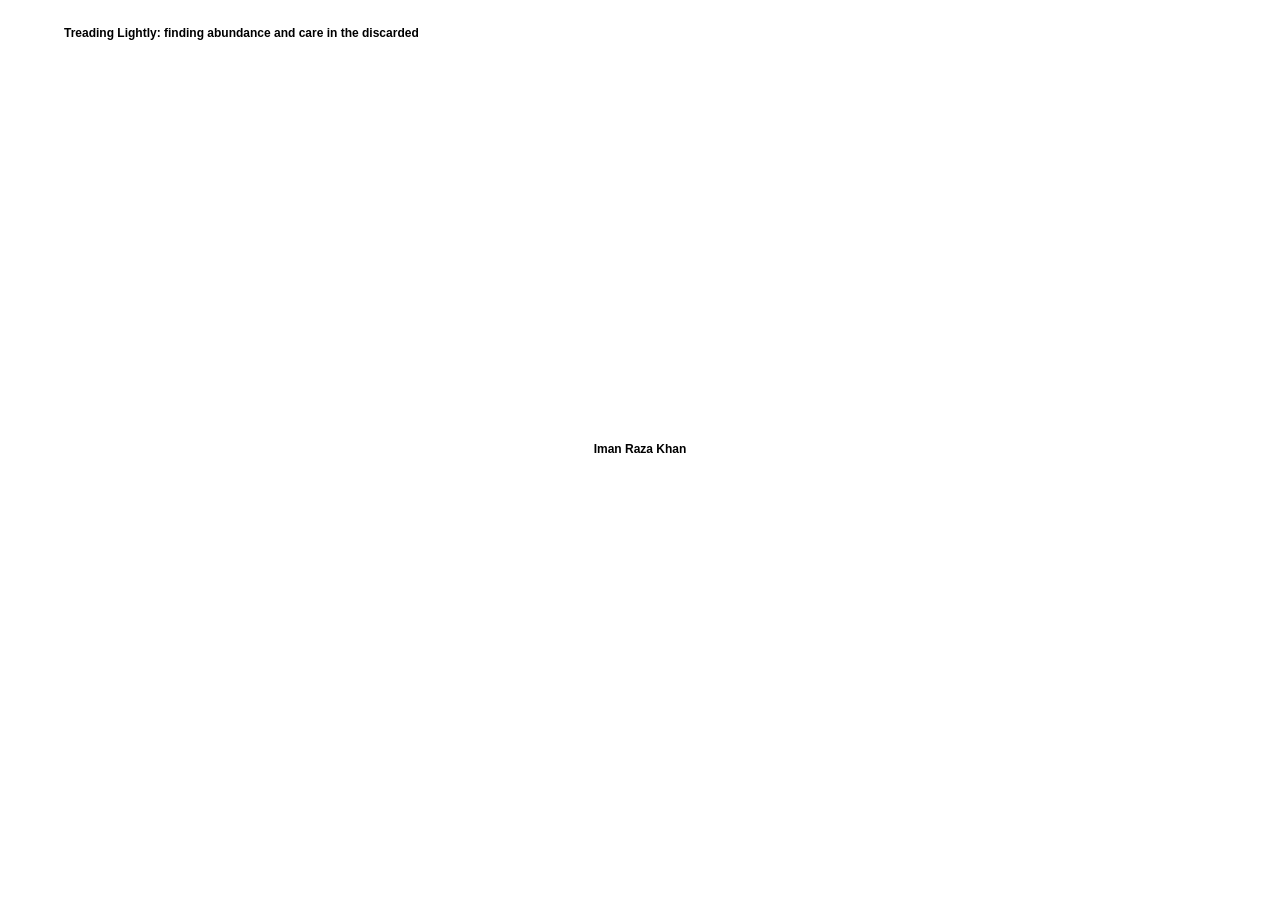
<file: index.html>
<!DOCTYPE html>
<html lang="en">
<head>
<meta charset="UTF-8">
<meta name="viewport" content="width=device-width, initial-scale=1.0">
<title>Treading Lightly: finding abundance and care in the discarded</title>
<link rel="stylesheet" href="styles.css">
</head>
<body class="page-title" id="page-title">

  <header class="site-header">
    <a href="index.html" class="site-title">Treading Lightly: finding abundance and care in the discarded</a>
  </header>

  <div class="title-wrap" tabindex="0">
    <span class="title-text">Iman Raza Khan</span>
    <div class="tooltip">Iman is a doctoral researcher at Monash School of Art, Design and Architecture (MADA), an educator in Tāmaki Makaurau, and architectural designer.</div>
  </div>

<script>
  function goNext(){
    window.location.href = 'map.html';
  }
  document.getElementById('page-title').addEventListener('click', goNext);
  document.getElementById('page-title').addEventListener('keydown', function(e){
    if (e.key === 'Enter' || e.key === ' ') { e.preventDefault(); goNext(); }
  });
  document.querySelector('.site-header').addEventListener('click', function(e){
    e.stopPropagation();
  });
</script>
</body>
</html>
</file>
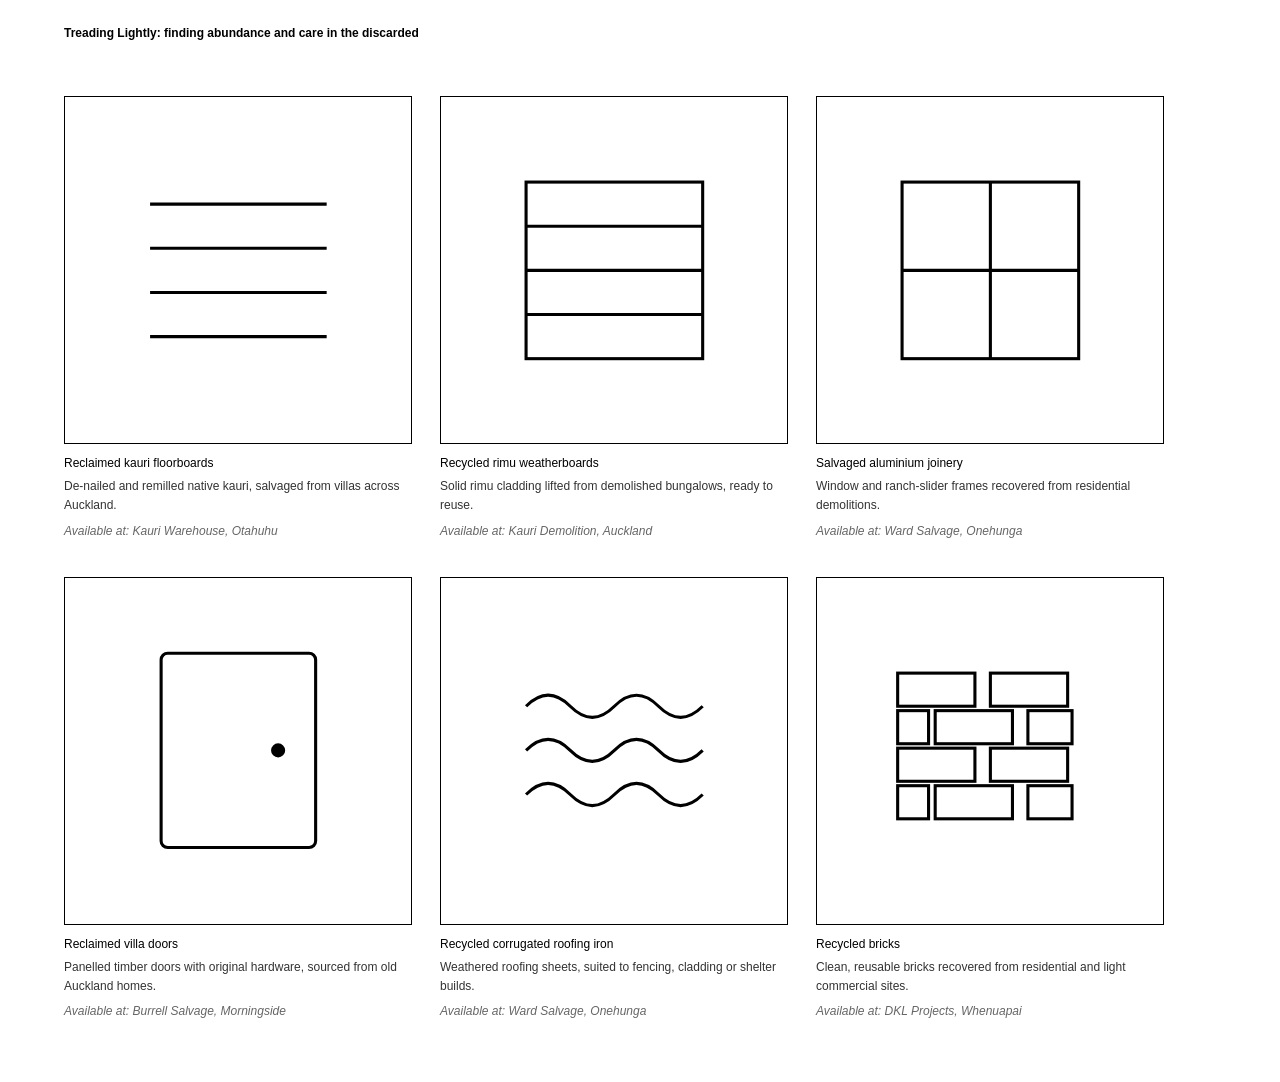
<file: marketplace.html>
<!DOCTYPE html>
<html lang="en">
<head>
<meta charset="UTF-8">
<meta name="viewport" content="width=device-width, initial-scale=1.0">
<title>marketplace — Treading Lightly</title>
<link rel="stylesheet" href="styles.css">
</head>
<body class="page-market" id="page-market">

  <header class="site-header">
    <a href="index.html" class="site-title">Treading Lightly: finding abundance and care in the discarded</a>
  </header>

  <div class="market-grid">

    <div class="market-item">
      <div class="market-image">
        <svg viewBox="0 0 100 100"><line x1="10" y1="20" x2="90" y2="20"/><line x1="10" y1="40" x2="90" y2="40"/><line x1="10" y1="60" x2="90" y2="60"/><line x1="10" y1="80" x2="90" y2="80"/></svg>
      </div>
      <div class="market-caption">
        <span class="name">Reclaimed kauri floorboards</span>
        <span class="blurb">De-nailed and remilled native kauri, salvaged from villas across Auckland.</span>
        <span class="available">Available at: Kauri Warehouse, Otahuhu</span>
      </div>
    </div>

    <div class="market-item">
      <div class="market-image">
        <svg viewBox="0 0 100 100"><rect x="10" y="10" width="80" height="80"/><line x1="10" y1="30" x2="90" y2="30"/><line x1="10" y1="50" x2="90" y2="50"/><line x1="10" y1="70" x2="90" y2="70"/></svg>
      </div>
      <div class="market-caption">
        <span class="name">Recycled rimu weatherboards</span>
        <span class="blurb">Solid rimu cladding lifted from demolished bungalows, ready to reuse.</span>
        <span class="available">Available at: Kauri Demolition, Auckland</span>
      </div>
    </div>

    <div class="market-item">
      <div class="market-image">
        <svg viewBox="0 0 100 100"><rect x="10" y="10" width="80" height="80"/><line x1="50" y1="10" x2="50" y2="90"/><line x1="10" y1="50" x2="90" y2="50"/></svg>
      </div>
      <div class="market-caption">
        <span class="name">Salvaged aluminium joinery</span>
        <span class="blurb">Window and ranch-slider frames recovered from residential demolitions.</span>
        <span class="available">Available at: Ward Salvage, Onehunga</span>
      </div>
    </div>

    <div class="market-item">
      <div class="market-image">
        <svg viewBox="0 0 100 100"><rect x="15" y="6" width="70" height="88" rx="3"/><circle cx="68" cy="50" r="2.5" fill="#000"/></svg>
      </div>
      <div class="market-caption">
        <span class="name">Reclaimed villa doors</span>
        <span class="blurb">Panelled timber doors with original hardware, sourced from old Auckland homes.</span>
        <span class="available">Available at: Burrell Salvage, Morningside</span>
      </div>
    </div>

    <div class="market-item">
      <div class="market-image">
        <svg viewBox="0 0 100 100"><path d="M10 30 Q20 20 30 30 Q40 40 50 30 Q60 20 70 30 Q80 40 90 30" /><path d="M10 50 Q20 40 30 50 Q40 60 50 50 Q60 40 70 50 Q80 60 90 50" /><path d="M10 70 Q20 60 30 70 Q40 80 50 70 Q60 60 70 70 Q80 80 90 70" /></svg>
      </div>
      <div class="market-caption">
        <span class="name">Recycled corrugated roofing iron</span>
        <span class="blurb">Weathered roofing sheets, suited to fencing, cladding or shelter builds.</span>
        <span class="available">Available at: Ward Salvage, Onehunga</span>
      </div>
    </div>

    <div class="market-item">
      <div class="market-image">
        <svg viewBox="0 0 100 100">
          <rect x="8" y="15" width="35" height="15"/><rect x="50" y="15" width="35" height="15"/>
          <rect x="25" y="32" width="35" height="15"/><rect x="67" y="32" width="20" height="15"/><rect x="8" y="32" width="14" height="15"/>
          <rect x="8" y="49" width="35" height="15"/><rect x="50" y="49" width="35" height="15"/>
          <rect x="25" y="66" width="35" height="15"/><rect x="67" y="66" width="20" height="15"/><rect x="8" y="66" width="14" height="15"/>
        </svg>
      </div>
      <div class="market-caption">
        <span class="name">Recycled bricks</span>
        <span class="blurb">Clean, reusable bricks recovered from residential and light commercial sites.</span>
        <span class="available">Available at: DKL Projects, Whenuapai</span>
      </div>
    </div>

  </div>

</body>
</html>
</file>
<file: styles.css>
/* ============ shared base ============ */

* { box-sizing: border-box; }

html, body{
  margin:0;
  padding:0;
  width:100%;
  min-height:100vh;
  background:#fff;
  color:#000;
  font-family: Arial, Helvetica, sans-serif;
  font-size:12px;
  line-height:1.6;
}

a{ color:#000; text-decoration:none; }

/* ============ shared site header (all pages) ============ */

.site-header{
  position:fixed;
  top:24px;
  left:5vw;
  z-index:20;
}

.site-title{
  font-size:12px;
  font-weight:bold;
  color:#000;
  text-decoration:none;
  cursor:pointer;
}

.site-title:hover{ text-decoration:underline; }

/* ============ page 1: title ============ */

body.page-title{
  display:flex;
  align-items:center;
  justify-content:center;
  cursor:pointer;
  height:100vh;
}

.title-wrap{
  display:flex;
  flex-direction:column;
  align-items:center;
  text-align:center;
  max-width:480px;
  padding:0 24px;
}

.title-text{
  font-size:12px;
  font-weight:bold;
  color:#000;
}

.tooltip{
  position:fixed;
  bottom:calc(14% + 2cm);
  right:18%;
  width:260px;
  border:1px dashed #000;
  padding:14px 16px;
  font-size:12px;
  font-weight:normal;
  text-align:left;
  background:#fff;
  opacity:0;
  visibility:hidden;
  transform:translateY(6px);
  transition:opacity .15s ease, transform .15s ease, visibility .15s;
}

.title-wrap:hover .tooltip,
.title-wrap:focus-within .tooltip{
  opacity:1;
  visibility:visible;
  transform:translateY(0);
}

@media (max-width: 700px){
  .tooltip{ right:8%; left:8%; width:auto; bottom:calc(10% + 2cm); }
}

/* ============ page 2: map ============ */

body.page-map{
  display:flex;
  flex-direction:column;
  align-items:center;
  padding:96px 5vw 70px;
  cursor:pointer;
  min-height:100vh;
}

.map-heading{
  width:100%;
  max-width:1100px;
  text-align:left;
  margin-bottom:18px;
}

.map-heading h1{
  font-size:12px;
  font-weight:normal;
  margin:0;
}

.map-heading .sub{
  font-size:11px;
  font-style:italic;
  color:#555;
  margin:4px 0 0;
  font-weight:normal;
}

.map-box{
  border:1px dashed #000;
  width:100%;
  max-width:1100px;
  height:60vh;
  min-height:380px;
  cursor:default;
}

#leaflet-map{
  width:100%;
  height:100%;
}

.leaflet-popup-content{
  font-family: Arial, Helvetica, sans-serif;
  font-size:12px;
  color:#000;
  line-height:1.5;
}

.salvage-pin{
  background:#000;
  width:10px;
  height:10px;
  display:block;
}

.hint{
  position:absolute;
  bottom:24px;
  left:0;
  right:0;
  text-align:center;
  font-size:11px;
  color:#666;
  pointer-events:none;
}

/* ============ page 3: marketplace ============ */

body.page-market{
  padding:96px 5vw 60px;
}

.market-grid{
  display:grid;
  grid-template-columns:repeat(3, 1fr);
  gap:36px 28px;
  max-width:1100px;
}

.market-item{ display:flex; flex-direction:column; }

.market-image{
  border:1px solid #000;
  aspect-ratio:1/1;
  display:flex;
  align-items:center;
  justify-content:center;
  padding:18%;
}

.market-image svg{
  width:100%;
  height:100%;
  stroke:#000;
  fill:none;
  stroke-width:1.4;
}

.market-caption{ margin-top:10px; font-size:12px; }
.market-caption .name{ display:block; margin-bottom:4px; }
.market-caption .blurb{ display:block; color:#333; }
.market-caption .available{ display:block; margin-top:6px; color:#666; font-style:italic; }

@media (max-width: 720px){ .market-grid{ grid-template-columns:repeat(2, 1fr); } }
@media (max-width: 480px){ .market-grid{ grid-template-columns:1fr; } }
</file>
